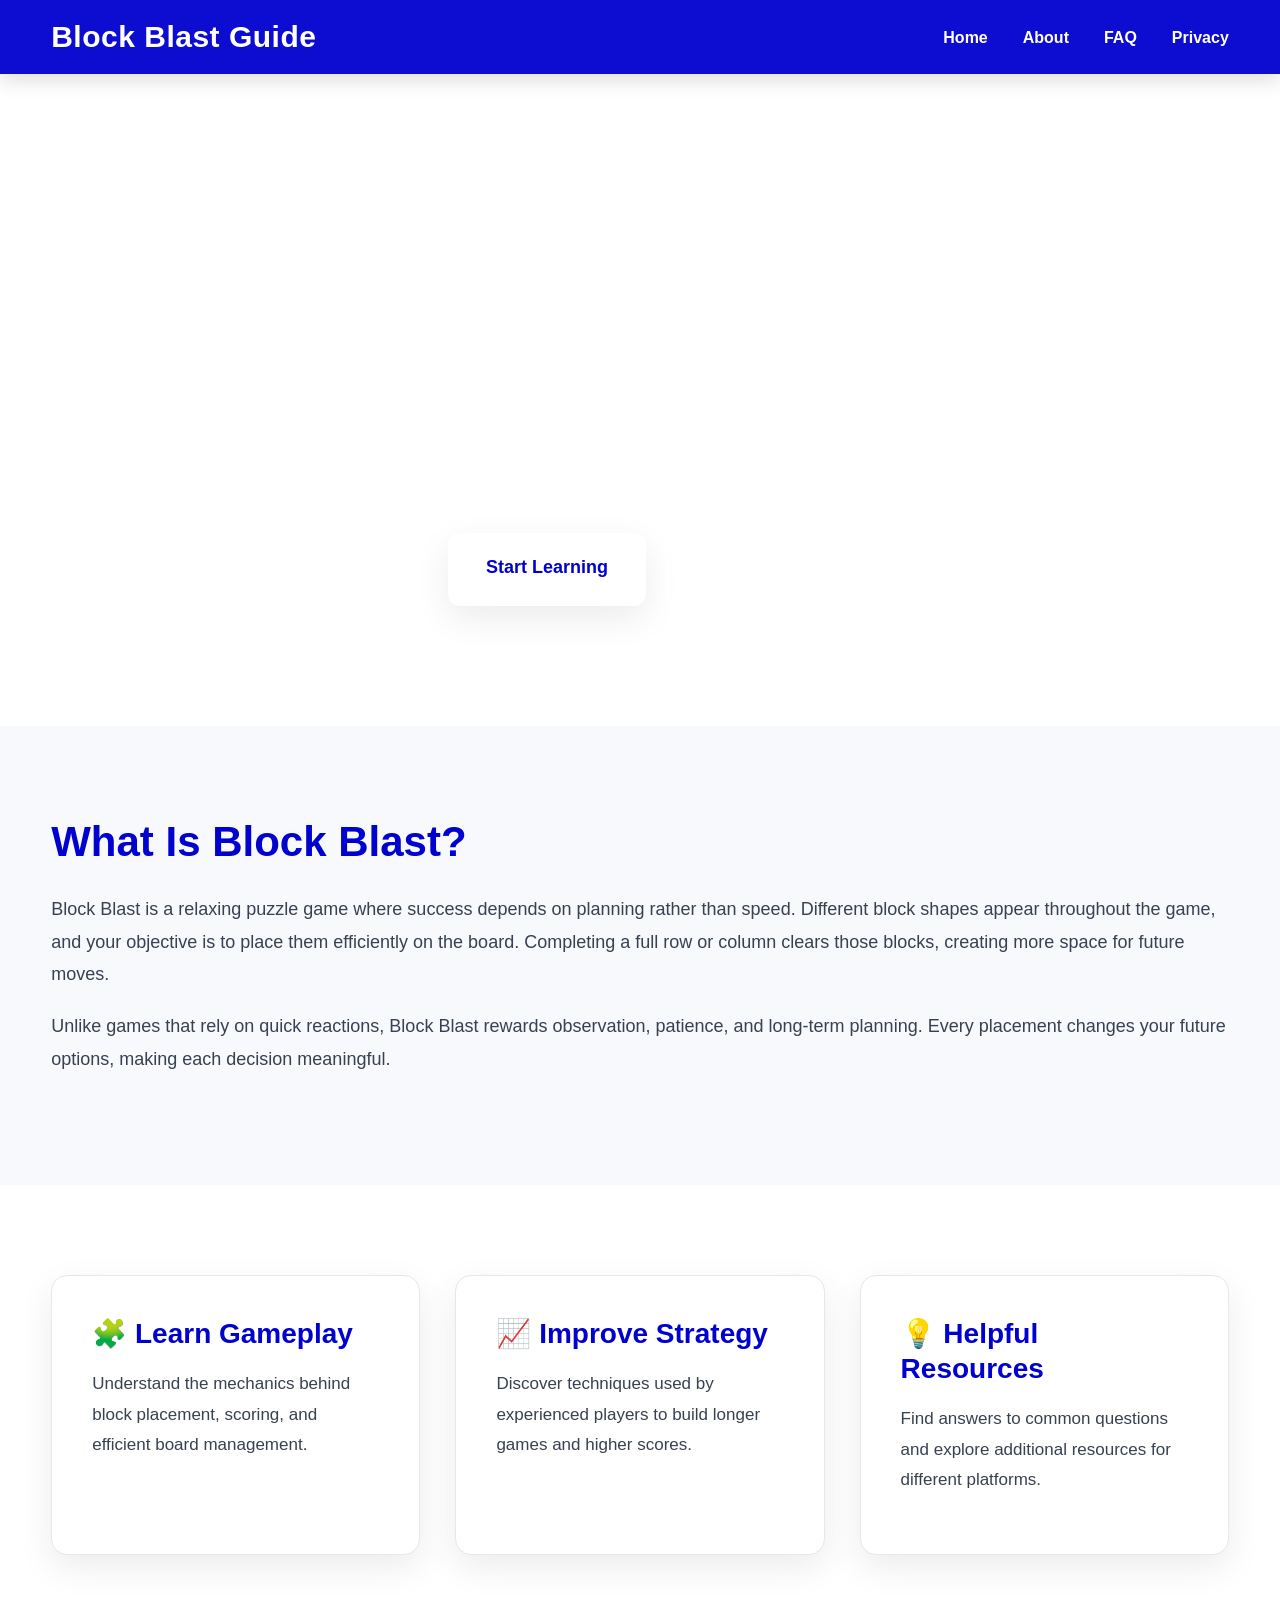
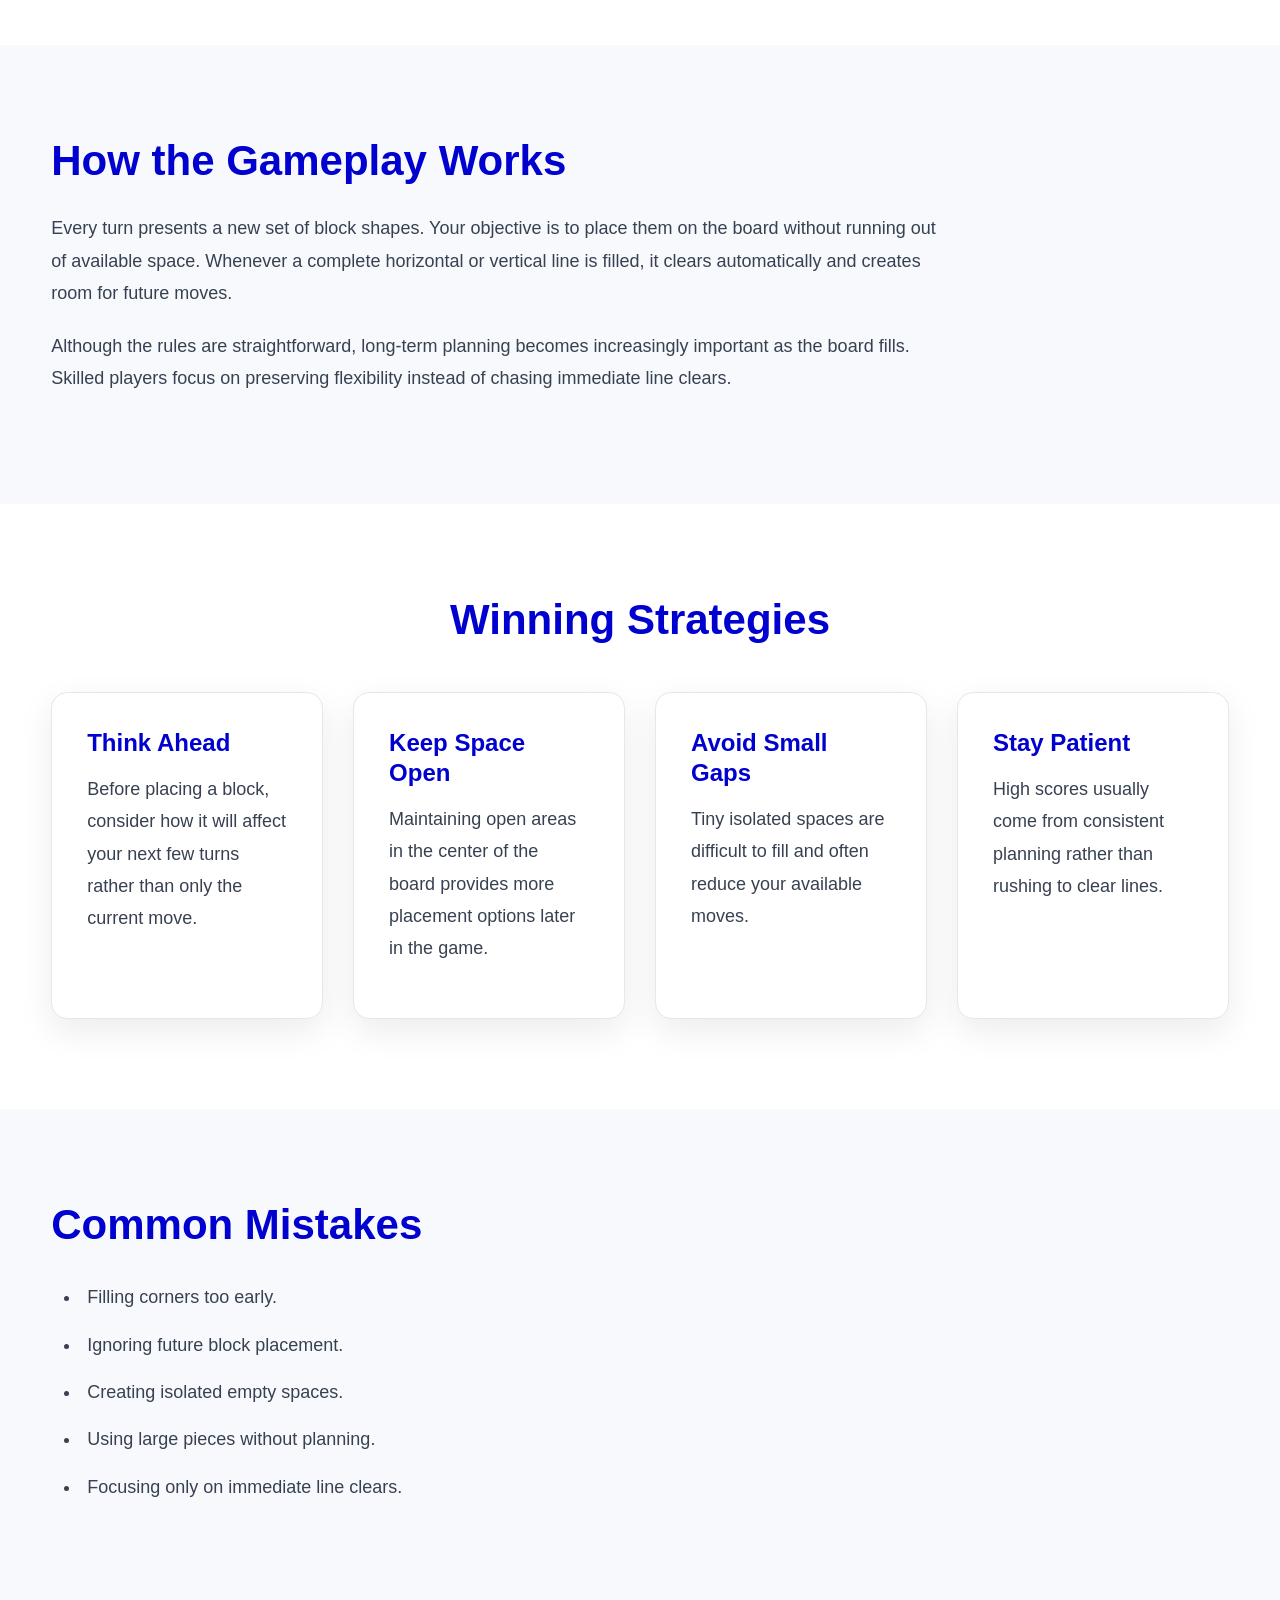
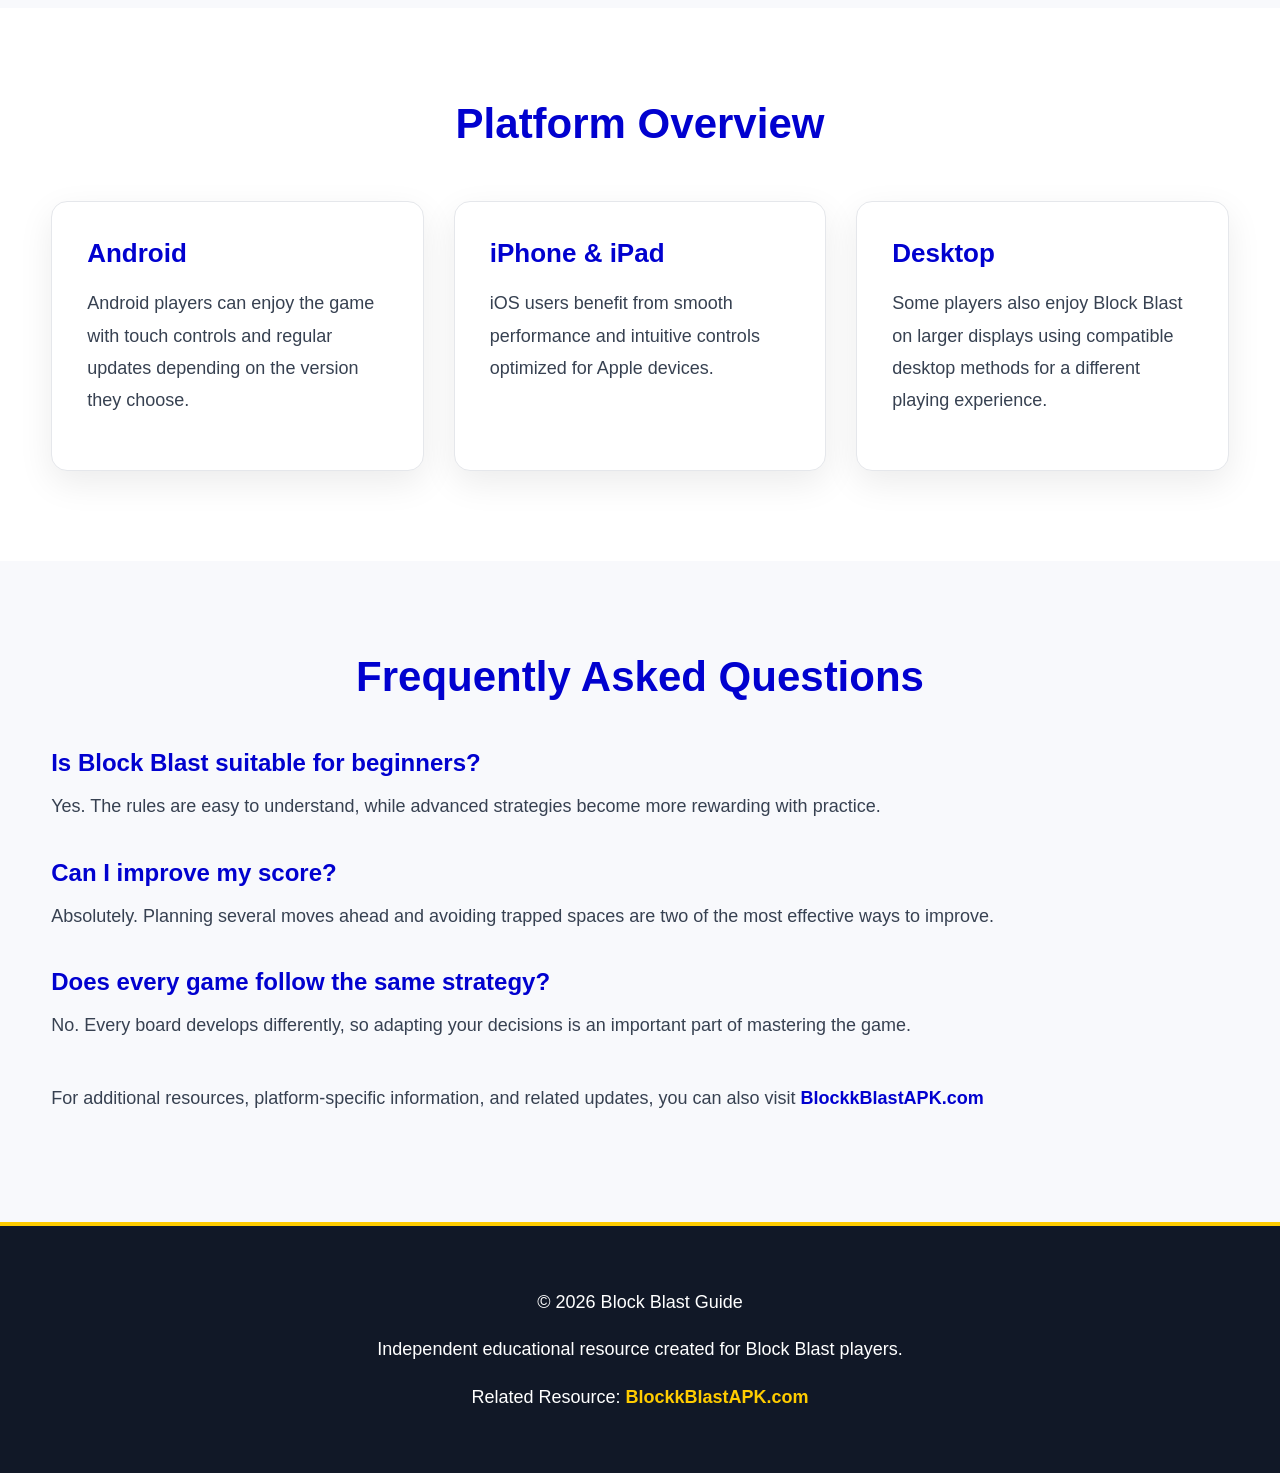
<file: index.html>
<!DOCTYPE html>
<html lang="en">

<head>

<meta charset="UTF-8">

<meta name="viewport"
content="width=device-width, initial-scale=1.0">

<title>Block Blast Guide | Strategy, Tips & Gameplay Resources</title>

<meta name="description"
content="Learn Block Blast with detailed gameplay explanations, winning strategies, beginner tips, platform guidance, and frequently asked questions in one complete guide.">

<meta name="robots"
content="index,follow">

<meta name="theme-color"
content="#0101CF">

<link rel="stylesheet"
href="style.css">

</head>

<body>

<header>

<div class="container">

<div class="logo">

<h1>Block Blast Guide</h1>

</div>

<nav>

<ul>

<li><a href="index.html">Home</a></li>

<li><a href="about.html">About</a></li>

<li><a href="faq.html">FAQ</a></li>

<li><a href="privacy.html">Privacy</a></li>

</ul>

</nav>

</div>

</header>

<section class="hero">

<div class="container">

<span class="badge">
Independent Player Guide
</span>

<h2>

Improve Every Move in Block Blast

</h2>

<p>

Whether you're just starting or aiming for higher scores, this guide explains the game's mechanics, planning strategies, and practical techniques to help you make smarter decisions on every board.

</p>

<div class="hero-buttons">

<a href="#guide"
class="primary-btn">

Start Learning

</a>

<a href="faq.html"
class="secondary-btn">

Read FAQ

</a>

</div>

</div>

</section>

<section class="intro" id="guide">

<div class="container">

<h2>

What Is Block Blast?

</h2>

<p>

Block Blast is a relaxing puzzle game where success depends on planning rather than speed. Different block shapes appear throughout the game, and your objective is to place them efficiently on the board. Completing a full row or column clears those blocks, creating more space for future moves.

</p>

<p>

Unlike games that rely on quick reactions, Block Blast rewards observation, patience, and long-term planning. Every placement changes your future options, making each decision meaningful.

</p>

</div>

</section>

<section class="features">

<div class="container">

<div class="card">

<h3>

🧩 Learn Gameplay

</h3>

<p>

Understand the mechanics behind block placement, scoring, and efficient board management.

</p>

</div>

<div class="card">

<h3>

📈 Improve Strategy

</h3>

<p>

Discover techniques used by experienced players to build longer games and higher scores.

</p>

</div>

<div class="card">

<h3>

💡 Helpful Resources

</h3>

<p>

Find answers to common questions and explore additional resources for different platforms.

</p>

</div>

</div>

</section>
<section class="gameplay">

<div class="container">

<h2>How the Gameplay Works</h2>

<p>
Every turn presents a new set of block shapes. Your objective is to place them on the board without running out of available space. Whenever a complete horizontal or vertical line is filled, it clears automatically and creates room for future moves.
</p>

<p>
Although the rules are straightforward, long-term planning becomes increasingly important as the board fills. Skilled players focus on preserving flexibility instead of chasing immediate line clears.
</p>

</div>

</section>

<section class="tips">

<div class="container">

<h2>Winning Strategies</h2>

<div class="tips-grid">

<div class="tip-box">
<h3>Think Ahead</h3>
<p>Before placing a block, consider how it will affect your next few turns rather than only the current move.</p>
</div>

<div class="tip-box">
<h3>Keep Space Open</h3>
<p>Maintaining open areas in the center of the board provides more placement options later in the game.</p>
</div>

<div class="tip-box">
<h3>Avoid Small Gaps</h3>
<p>Tiny isolated spaces are difficult to fill and often reduce your available moves.</p>
</div>

<div class="tip-box">
<h3>Stay Patient</h3>
<p>High scores usually come from consistent planning rather than rushing to clear lines.</p>
</div>

</div>

</div>

</section>

<section class="mistakes">

<div class="container">

<h2>Common Mistakes</h2>

<ul>

<li>Filling corners too early.</li>

<li>Ignoring future block placement.</li>

<li>Creating isolated empty spaces.</li>

<li>Using large pieces without planning.</li>

<li>Focusing only on immediate line clears.</li>

</ul>

</div>

</section>

<section class="platforms">

<div class="container">

<h2>Platform Overview</h2>

<div class="platform-grid">

<div class="platform-card">

<h3>Android</h3>

<p>
Android players can enjoy the game with touch controls and regular updates depending on the version they choose.
</p>

</div>

<div class="platform-card">

<h3>iPhone & iPad</h3>

<p>
iOS users benefit from smooth performance and intuitive controls optimized for Apple devices.
</p>

</div>

<div class="platform-card">

<h3>Desktop</h3>

<p>
Some players also enjoy Block Blast on larger displays using compatible desktop methods for a different playing experience.
</p>

</div>

</div>

</div>

</section>

<section class="faq-preview">

<div class="container">

<h2>Frequently Asked Questions</h2>

<h3>Is Block Blast suitable for beginners?</h3>

<p>
Yes. The rules are easy to understand, while advanced strategies become more rewarding with practice.
</p>

<h3>Can I improve my score?</h3>

<p>
Absolutely. Planning several moves ahead and avoiding trapped spaces are two of the most effective ways to improve.
</p>

<h3>Does every game follow the same strategy?</h3>

<p>
No. Every board develops differently, so adapting your decisions is an important part of mastering the game.
</p>

<p style="margin-top:40px;">

For additional resources, platform-specific information, and related updates, you can also visit

<a href="https://blockkblastapk.com/" target="_blank" rel="noopener noreferrer">

BlockkBlastAPK.com

</a>

</p>

</div>

</section>

<footer>

<div class="container">

<p>

© 2026 Block Blast Guide

</p>

<p>

Independent educational resource created for Block Blast players.

</p>

<p>

Related Resource:

<a href="https://blockkblastapk.com/" target="_blank" rel="noopener noreferrer">

BlockkBlastAPK.com

</a>

</p>

</div>

</footer>

</body>

</html>
</file>
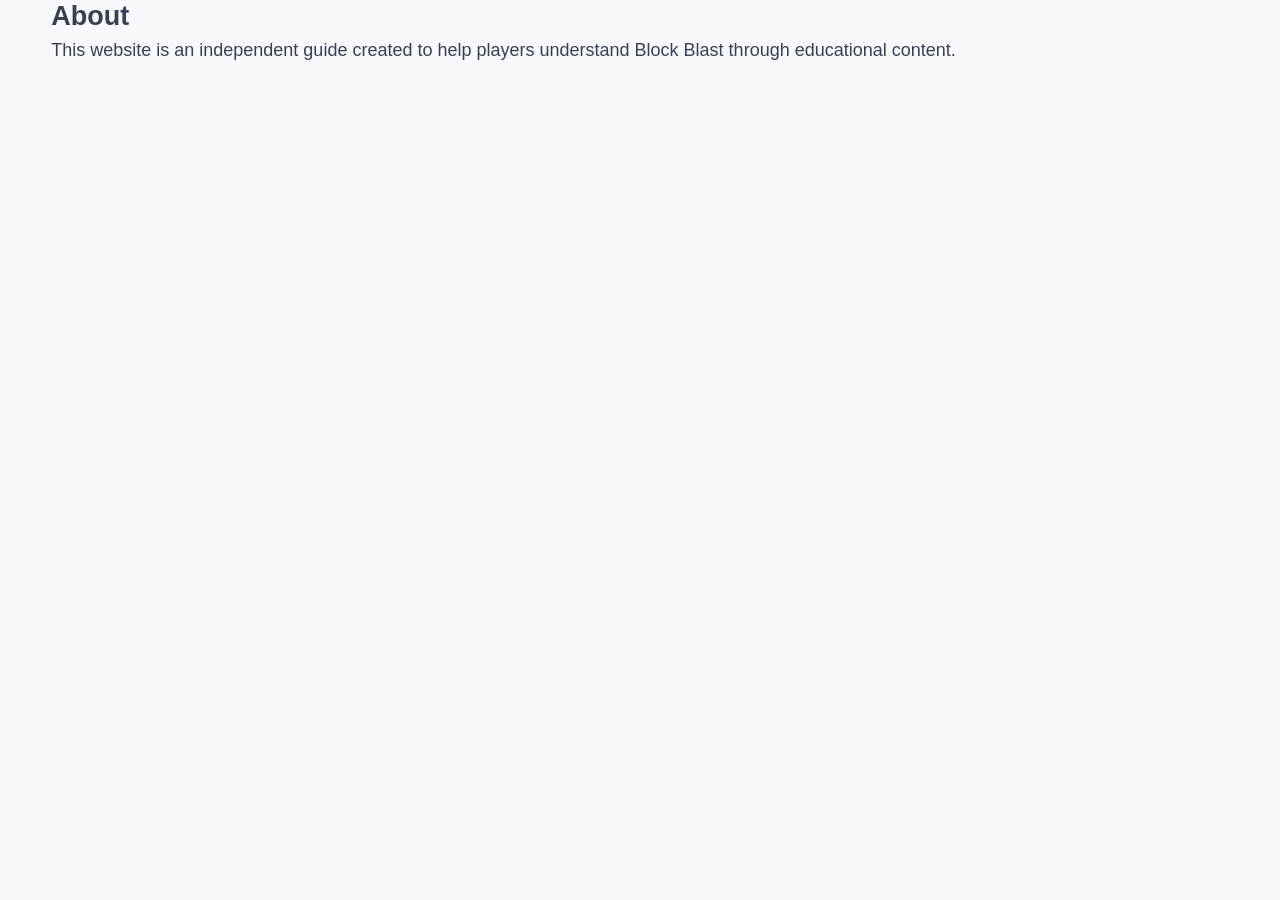
<file: about.html>
<html><head><link rel='stylesheet' href='style.css'><title>About</title></head><body><main class='container'><section><h1>About</h1><p>This website is an independent guide created to help players understand Block Blast through educational content.</p></section></main></body></html>
</file>
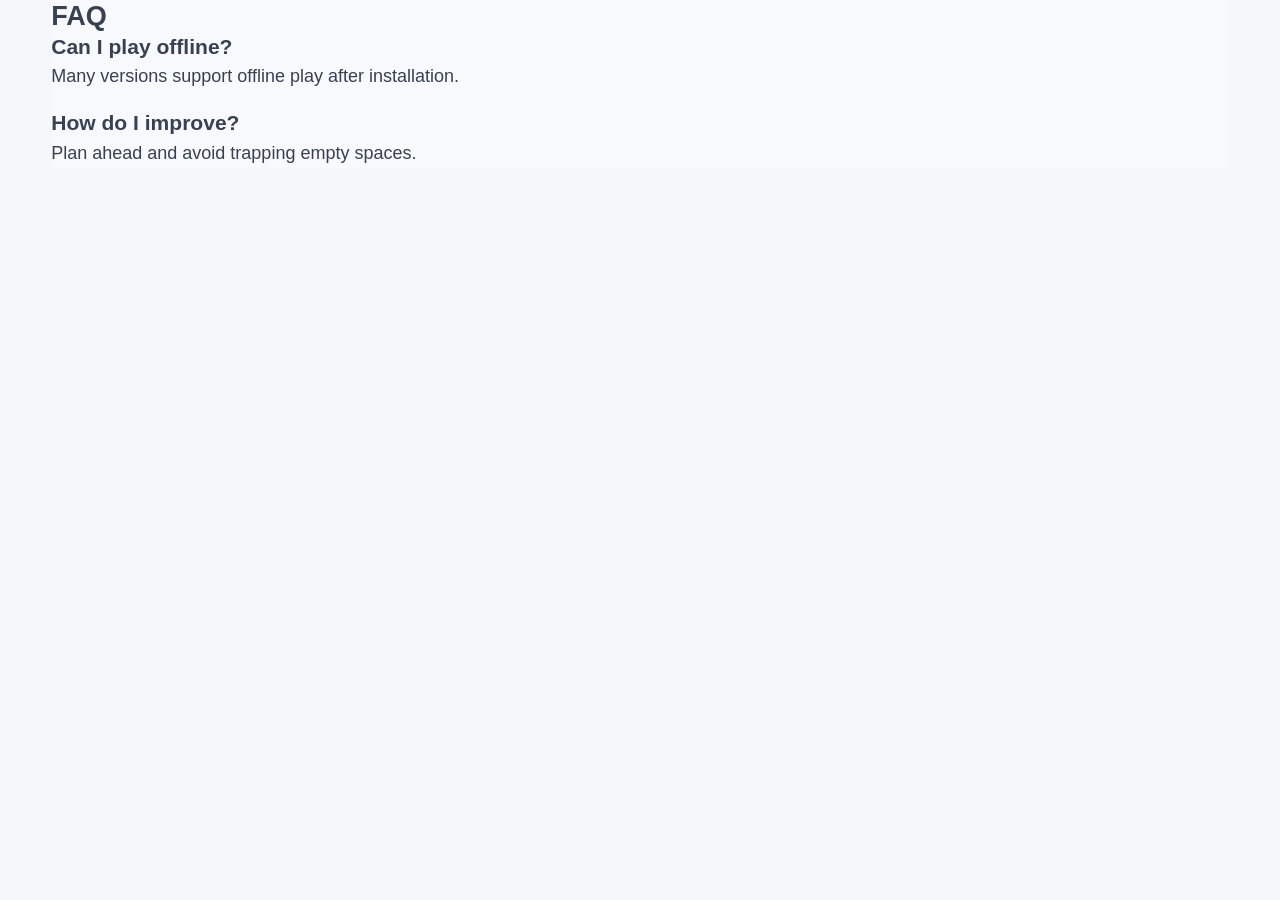
<file: faq.html>
<html><head><link rel='stylesheet' href='style.css'><title>FAQ</title></head><body><main class='container'><section><h1>FAQ</h1><h3>Can I play offline?</h3><p>Many versions support offline play after installation.</p><h3>How do I improve?</h3><p>Plan ahead and avoid trapping empty spaces.</p></section></main></body></html>
</file>
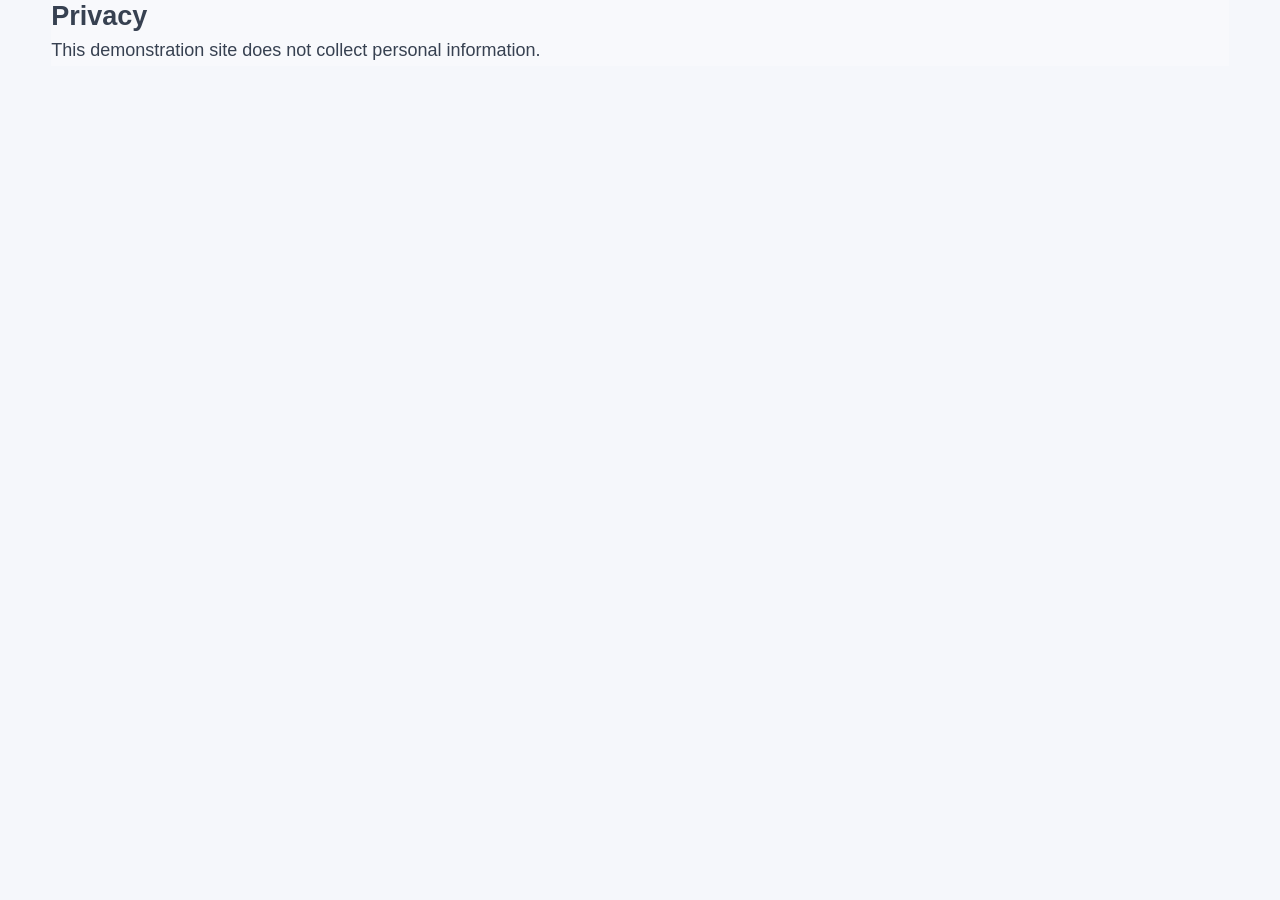
<file: privacy.html>
<html><head><link rel='stylesheet' href='style.css'><title>Privacy</title></head><body><main class='container'><section><h1>Privacy</h1><p>This demonstration site does not collect personal information.</p></section></main></body></html>
</file>
<file: style.css>
/*======================================================
BLOCK BLAST GUIDE
Premium Stylesheet
Part 1
======================================================*/

/* Reset */

*{
    margin:0;
    padding:0;
    box-sizing:border-box;
}

/* Variables */

:root{

    --primary:#0101CF;
    --secondary:#FFCC00;

    --dark:#111827;

    --light:#F5F7FB;

    --white:#FFFFFF;

    --text:#374151;

    --border:#E5E7EB;

    --shadow:0 12px 35px rgba(0,0,0,.08);

    --radius:16px;

}

/* Base */

html{

scroll-behavior:smooth;

}

body{

font-family:Arial,Helvetica,sans-serif;

background:var(--light);

color:var(--text);

line-height:1.8;

font-size:18px;

}

/* Container */

.container{

width:92%;

max-width:1200px;

margin:auto;

}

/* Links */

a{

text-decoration:none;

transition:.3s;

}

/* Images */

img{

max-width:100%;

display:block;

}

/* Lists */

ul{

list-style:none;

}

/*======================================================

HEADER

======================================================*/

header{

position:sticky;

top:0;

z-index:999;

background:rgba(1,1,207,.95);

backdrop-filter:blur(12px);

box-shadow:0 5px 20px rgba(0,0,0,.15);

}

header .container{

display:flex;

justify-content:space-between;

align-items:center;

padding:18px 0;

}

/* Logo */

.logo h1{

color:#fff;

font-size:30px;

font-weight:700;

letter-spacing:.5px;

}

/* Navigation */

nav ul{

display:flex;

gap:35px;

align-items:center;

}

nav a{

color:#fff;

font-weight:600;

font-size:16px;

position:relative;

padding-bottom:6px;

}

nav a:hover{

color:var(--secondary);

}

/* Underline Animation */

nav a::after{

content:"";

position:absolute;

left:0;

bottom:0;

width:0;

height:2px;

background:var(--secondary);

transition:.3s;

}

nav a:hover::after{

width:100%;

}

/*======================================================

HERO

======================================================*/

.hero{

padding:120px 0;

background:

linear-gradient(

135deg,

#0101CF,

#2937ff

);

text-align:center;

color:white;

}

.badge{

display:inline-block;

padding:10px 20px;

border-radius:50px;

background:rgba(255,255,255,.15);

border:1px solid rgba(255,255,255,.25);

margin-bottom:30px;

font-size:15px;

}

.hero h2{

font-size:60px;

line-height:1.2;

margin-bottom:25px;

}

.hero p{

max-width:820px;

margin:auto;

font-size:22px;

opacity:.95;

}

.hero-buttons{

margin-top:45px;

display:flex;

justify-content:center;

gap:20px;

flex-wrap:wrap;

}

.primary-btn{

background:white;

color:var(--primary);

padding:18px 38px;

border-radius:12px;

font-weight:bold;

box-shadow:var(--shadow);

}

.primary-btn:hover{

transform:translateY(-4px);

}

.secondary-btn{

border:2px solid white;

padding:18px 38px;

border-radius:12px;

color:white;

font-weight:bold;

}

.secondary-btn:hover{

background:white;

color:var(--primary);

}

/*======================================================

INTRO

======================================================*/

.intro{

padding:90px 0;

background:white;

}

.intro h2{

font-size:42px;

margin-bottom:25px;

color:var(--primary);

}

.intro p{

margin-bottom:20px;

}

/*======================================================

FEATURES

======================================================*/

.features{

padding:90px 0;

}

.features .container{

display:grid;

grid-template-columns:

repeat(auto-fit,minmax(320px,1fr));

gap:35px;

}

.card{

background:white;

padding:40px;

border-radius:var(--radius);

box-shadow:var(--shadow);

transition:.35s;

border:1px solid var(--border);

}

.card:hover{

transform:translateY(-10px);

}

.card h3{

font-size:28px;

margin-bottom:18px;

color:var(--primary);

}

.card p{

font-size:17px;

}
/*======================================================
GAMEPLAY
======================================================*/

.gameplay{
    padding:90px 0;
    background:#ffffff;
}

.gameplay h2{
    font-size:42px;
    color:var(--primary);
    margin-bottom:25px;
}

.gameplay p{
    margin-bottom:20px;
    max-width:900px;
}

/*======================================================
WINNING STRATEGIES
======================================================*/

.tips{
    padding:90px 0;
    background:var(--light);
}

.tips h2{
    font-size:42px;
    color:var(--primary);
    margin-bottom:45px;
    text-align:center;
}

.tips-grid{

    display:grid;

    grid-template-columns:
    repeat(auto-fit,minmax(260px,1fr));

    gap:30px;

}

.tip-box{

    background:white;

    padding:35px;

    border-radius:var(--radius);

    box-shadow:var(--shadow);

    transition:.35s;

    border:1px solid var(--border);

}

.tip-box:hover{

    transform:translateY(-8px);

}

.tip-box h3{

    color:var(--primary);

    margin-bottom:15px;

    font-size:24px;

}

/*======================================================
COMMON MISTAKES
======================================================*/

.mistakes{

    padding:90px 0;

    background:white;

}

.mistakes h2{

    color:var(--primary);

    font-size:42px;

    margin-bottom:30px;

}

.mistakes ul{

    list-style:disc;

    padding-left:30px;

}

.mistakes li{

    margin-bottom:15px;

    font-size:18px;

}

/*======================================================
PLATFORMS
======================================================*/

.platforms{

    padding:90px 0;

    background:var(--light);

}

.platforms h2{

    text-align:center;

    color:var(--primary);

    font-size:42px;

    margin-bottom:50px;

}

.platform-grid{

    display:grid;

    grid-template-columns:
    repeat(auto-fit,minmax(280px,1fr));

    gap:30px;

}

.platform-card{

    background:white;

    padding:35px;

    border-radius:var(--radius);

    box-shadow:var(--shadow);

    transition:.35s;

    border:1px solid var(--border);

}

.platform-card:hover{

    transform:translateY(-10px);

}

.platform-card h3{

    color:var(--primary);

    margin-bottom:18px;

    font-size:26px;

}

/*======================================================
FAQ PREVIEW
======================================================*/

.faq-preview{

    padding:90px 0;

    background:white;

}

.faq-preview h2{

    text-align:center;

    color:var(--primary);

    font-size:42px;

    margin-bottom:45px;

}

.faq-preview h3{

    margin-top:35px;

    color:var(--primary);

    font-size:24px;

}

.faq-preview p{

    margin-top:12px;

}

.faq-preview a{

    color:var(--primary);

    font-weight:bold;

}

.faq-preview a:hover{

    color:var(--secondary);

}

/*======================================================
FOOTER
======================================================*/

footer{

    background:var(--dark);

    color:white;

    padding:60px 0;

    text-align:center;

}

footer p{

    margin-bottom:15px;

}

footer a{

    color:var(--secondary);

    font-weight:bold;

}

footer a:hover{

    color:white;

}

/*======================================================
TABLETS
======================================================*/

@media(max-width:992px){

.hero h2{

    font-size:46px;

}

.intro h2,
.gameplay h2,
.tips h2,
.platforms h2,
.faq-preview h2,
.mistakes h2{

    font-size:36px;

}

}

/*======================================================
MOBILE
======================================================*/

@media(max-width:768px){

header .container{

    flex-direction:column;

}

.logo{

    margin-bottom:18px;

}

nav ul{

    flex-direction:column;

    gap:18px;

}

.hero{

    padding:90px 0;

}

.hero h2{

    font-size:34px;

}

.hero p{

    font-size:18px;

}

.primary-btn,
.secondary-btn{

    width:100%;

    text-align:center;

}

.features .container,
.platform-grid,
.tips-grid{

    grid-template-columns:1fr;

}

.card,
.tip-box,
.platform-card{

    padding:28px;

}

.intro,
.features,
.gameplay,
.tips,
.platforms,
.mistakes,
.faq-preview{

    padding:70px 0;

}

}

/*======================================================
SMALL PHONES
======================================================*/

@media(max-width:480px){

.hero h2{

    font-size:28px;

}

.badge{

    font-size:13px;

}

body{

    font-size:16px;

}

}
/*======================================================
PREMIUM ENHANCEMENTS - PART 3
======================================================*/

/* Smooth transitions */

section,
.card,
.tip-box,
.platform-card,
.primary-btn,
.secondary-btn,
nav a{
    transition:all .35s ease;
}

/* Better heading spacing */

h1,h2,h3{
    line-height:1.25;
}

p{
    margin-bottom:18px;
}

/* Better card hover */

.card:hover,
.tip-box:hover,
.platform-card:hover{
    transform:translateY(-10px);
    box-shadow:0 18px 45px rgba(0,0,0,.15);
}

/* Section spacing */

section{
    position:relative;
}

section:nth-child(even){
    background:#ffffff;
}

section:nth-child(odd){
    background:#f8f9fc;
}

/* Nice text selection */

::selection{
    background:#0101CF;
    color:#ffffff;
}

/* Scroll offset for sticky navigation */

html{
    scroll-padding-top:90px;
}

/* Button effects */

.primary-btn,
.secondary-btn{
    cursor:pointer;
}

.primary-btn:hover{
    transform:translateY(-3px) scale(1.03);
}

.secondary-btn:hover{
    transform:translateY(-3px);
}

/* Better footer */

footer{
    border-top:4px solid #FFCC00;
}

footer p:last-child{
    margin-bottom:0;
}

/* Better list spacing */

.mistakes li{
    padding-left:6px;
}

/* Keyboard accessibility */

a:focus,
button:focus{
    outline:3px solid #FFCC00;
    outline-offset:3px;
}

/* Simple fade animation */

@keyframes fadeUp{

from{

opacity:0;

transform:translateY(20px);

}

to{

opacity:1;

transform:translateY(0);

}

}

.hero,
.intro,
.features,
.gameplay,
.tips,
.mistakes,
.platforms,
.faq-preview{

animation:fadeUp .7s ease;

}

/* Horizontal rule */

.divider{

width:90px;

height:4px;

background:#FFCC00;

margin:30px auto;

border-radius:20px;

}

/* Responsive improvements */

@media (max-width:768px){

.container{

width:94%;

}

.hero{

padding:70px 0;

}

.hero-buttons{

flex-direction:column;

}

nav{

width:100%;

}

nav ul{

width:100%;

}

nav li{

width:100%;

text-align:center;

}

}

/* Print stylesheet */

@media print{

header,
footer,
.hero-buttons{

display:none;

}

body{

background:white;

color:black;

}

section{

box-shadow:none;

}

}

/* Dark mode support */

@media (prefers-color-scheme: dark){

body{

background:#0f172a;

color:#e5e7eb;

}

.intro,
.gameplay,
.mistakes,
.faq-preview,
.card,
.tip-box,
.platform-card{

background:#1e293b;

color:#e5e7eb;

}

section:nth-child(odd){

background:#111827;

}

section:nth-child(even){

background:#0f172a;

}

footer{

background:#020617;

}

}
</file>
